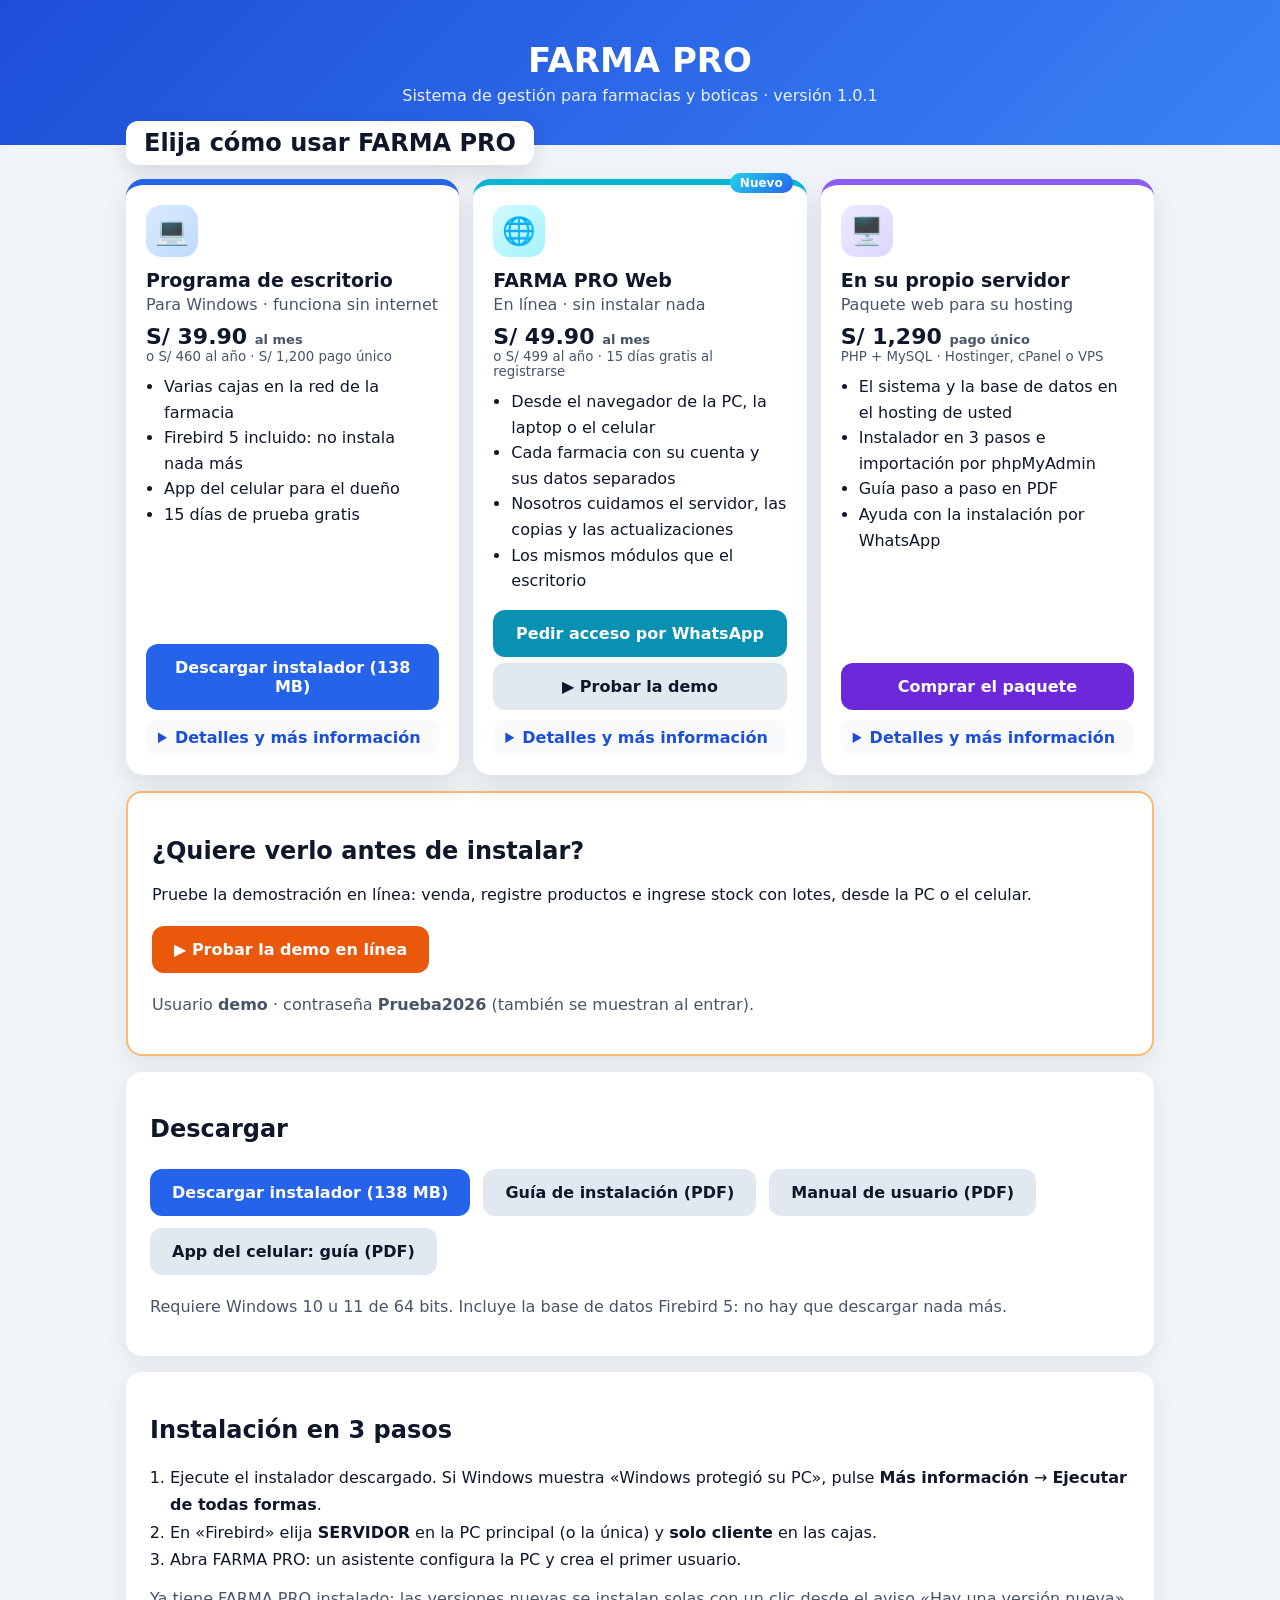
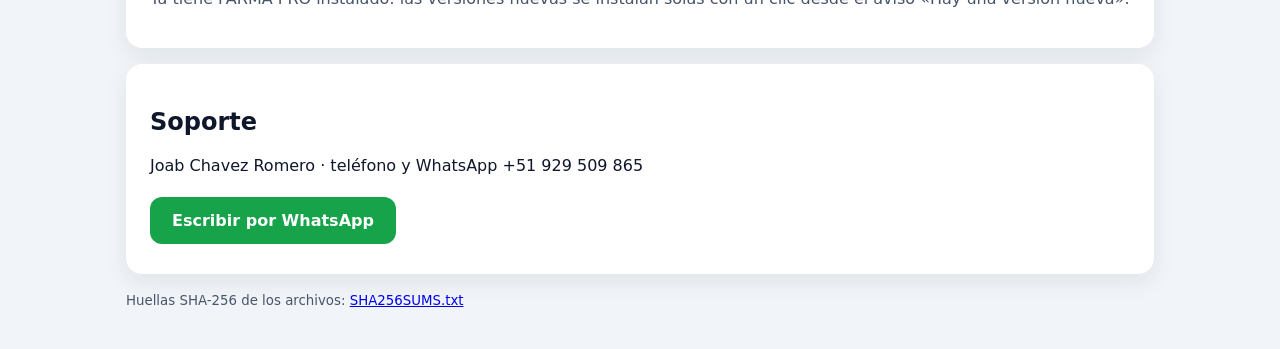
<file: index.html>
<!doctype html>
<html lang="es"><head><meta charset="utf-8"><meta name="viewport" content="width=device-width, initial-scale=1">
<title>FARMA PRO - Descargas</title>
<style>
:root { --azul:#1D4ED8; --azul2:#2563EB; --fondo:#F1F5F9; --texto:#0F172A; --gris:#475569; }
* { box-sizing:border-box; }
body { margin:0; font-family:"Segoe UI",system-ui,sans-serif; background:var(--fondo); color:var(--texto); }
header { background:linear-gradient(135deg,var(--azul),#3B82F6); color:#fff; padding:40px 16px; text-align:center; }
header h1 { margin:0 0 6px; font-size:34px; } header p { margin:0; opacity:.9; }
main { max-width:1060px; margin:-24px auto 40px; padding:0 16px; }
.card { background:#fff; border-radius:16px; padding:24px; box-shadow:0 8px 24px rgba(15,23,42,.08); margin-bottom:16px; }
.btn { display:inline-block; background:var(--azul2); color:#fff; text-decoration:none; padding:14px 22px;
       border-radius:12px; font-weight:700; margin:6px 8px 6px 0; }
.btn.sec { background:#E2E8F0; color:var(--texto); }
.btn.wa { background:#16A34A; }
ol { padding-left:20px; line-height:1.7; } small, .muted { color:var(--gris); }
code { background:#F1F5F9; padding:2px 6px; border-radius:6px; }
</style></head><body>
<header><h1>FARMA PRO</h1><p>Sistema de gestión para farmacias y boticas · versión 1.0.1</p></header>
<main>
<!-- opciones:inicio -->
<style>
.opciones { display:grid; grid-template-columns:repeat(3,1fr); gap:14px; margin-bottom:16px; }
.opc { background:#fff; border-radius:18px; padding:20px; box-shadow:0 10px 26px rgba(15,23,42,.10); display:flex; flex-direction:column;
        border-top:6px solid #2563EB; position:relative; }
.opc.web { border-top-color:#06B6D4; } .opc.srv { border-top-color:#8B5CF6; }
.opc .ico { width:52px; height:52px; border-radius:15px; display:grid; place-items:center; font-size:27px;
             background:linear-gradient(135deg,#DBEAFE,#BFDBFE); }
.opc.web .ico { background:linear-gradient(135deg,#CFFAFE,#A5F3FC); } .opc.srv .ico { background:linear-gradient(135deg,#EDE9FE,#DDD6FE); }
.opc h3 { margin:12px 0 4px; font-size:19px; } .opc .lema { color:#475569; margin:0 0 10px; }
.opc .precio { font-size:22px; font-weight:800; color:#0F172A; } .opc .precio small { font-size:13px; font-weight:600; color:#475569; }
.opc ul { padding-left:18px; line-height:1.6; margin:10px 0; flex:1; }
.opc .btn { text-align:center; margin:6px 0 0; display:block; } .opc.web .btn { background:#0891B2; } .opc.srv .btn { background:#6D28D9; }
.opc .btn.sec { background:#E2E8F0; color:#0F172A; }
.opc details { margin-top:10px; background:#F8FAFC; border-radius:10px; padding:8px 12px; }
.opc summary { cursor:pointer; font-weight:700; color:#1D4ED8; } .opc details p { margin:8px 0; color:#475569; }
.opc .etq { position:absolute; top:-12px; right:14px; background:linear-gradient(135deg,#22D3EE,#2563EB); color:#fff; font-size:12px;
             font-weight:800; padding:3px 10px; border-radius:10px; }
@media (max-width:820px) { .opciones { grid-template-columns:1fr; } }
</style>
<h2 style="display:inline-block;margin:0 0 14px;background:#fff;padding:8px 18px;border-radius:12px;box-shadow:0 8px 20px rgba(15,23,42,.12)">Elija cómo usar FARMA PRO</h2>
<div class="opciones">
  <div class="opc"><div class="ico">💻</div><h3>Programa de escritorio</h3><p class="lema">Para Windows · funciona sin internet</p>
    <div class="precio">S/ 39.90 <small>al mes</small></div>
    <small class="muted">o S/ 460 al año · S/ 1,200 pago único</small>
    <ul><li>Varias cajas en la red de la farmacia</li><li>Firebird 5 incluido: no instala nada más</li><li>App del celular para el dueño</li>
      <li>15 días de prueba gratis</li></ul>
    <a class="btn" href="https://github.com/jcramigofiel20-collab/farma-pro-descargas/releases/latest/download/FARMA_PRO_Instalador.exe">Descargar instalador (138 MB)</a>
    <details><summary>Detalles y más información</summary><p>Requiere Windows 10 u 11 de 64 bits. La PC principal guarda la base de datos
      y las cajas se conectan a ella por la red. Incluye ventas, caja, lotes y vencimientos, compras, reportes, comprobantes
      electrónicos, promociones, sorteos y copias de seguridad automáticas.</p>
      <p><a href="https://github.com/jcramigofiel20-collab/farma-pro-descargas/releases/latest/download/Guia_de_instalacion_FARMA_PRO.pdf">Guía de instalación (PDF)</a> · <a href="https://github.com/jcramigofiel20-collab/farma-pro-descargas/releases/latest/download/Manual_de_usuario_FARMA_PRO.pdf">Manual de usuario (PDF)</a></p></details></div>
  <div class="opc web"><span class="etq">Nuevo</span><div class="ico">🌐</div><h3>FARMA PRO Web</h3><p class="lema">En línea · sin instalar nada</p>
    <div class="precio">S/ 49.90 <small>al mes</small></div>
    <small class="muted">o S/ 499 al año · 15 días gratis al registrarse</small>
    <ul><li>Desde el navegador de la PC, la laptop o el celular</li><li>Cada farmacia con su cuenta y sus datos separados</li>
      <li>Nosotros cuidamos el servidor, las copias y las actualizaciones</li><li>Los mismos módulos que el escritorio</li></ul>
    <a class="btn" href="https://wa.me/51929509865?text=Hola%2C%20quiero%20usar%20FARMA%20PRO%20Web%20%28en%20l%C3%ADnea%29.">Pedir acceso por WhatsApp</a><a class="btn sec" href="https://jcramigofiel20-collab.github.io/farma-pro-descargas/demo/">▶ Probar la demo</a>
    <details><summary>Detalles y más información</summary><p>Ideal si tiene una botica y quiere revisar su negocio desde cualquier
      lugar: solo necesita internet. Punto de venta con efectivo, tarjeta, Yape y Plin, lotes con vencimiento, caja con arqueo,
      compras, clientes, reportes en Excel y PDF, usuarios con roles y licencia por WhatsApp.</p>
      <p><a href="https://jcramigofiel20-collab.github.io/farma-pro-descargas/web/Guia_FARMA_PRO_Web.pdf">Cómo funciona FARMA PRO Web (PDF)</a></p></details></div>
  <div class="opc srv"><div class="ico">🖥️</div><h3>En su propio servidor</h3><p class="lema">Paquete web para su hosting</p>
    <div class="precio">S/ 1,290 <small>pago único</small></div>
    <small class="muted">PHP + MySQL · Hostinger, cPanel o VPS</small>
    <ul><li>El sistema y la base de datos en el hosting de usted</li><li>Instalador en 3 pasos e importación por phpMyAdmin</li>
      <li>Guía paso a paso en PDF</li><li>Ayuda con la instalación por WhatsApp</li></ul>
    <a class="btn" href="https://wa.me/51929509865?text=Hola%2C%20quiero%20comprar%20el%20paquete%20de%20FARMA%20PRO%20Web%20para%20instalarlo%20en%20mi%20propio%20servidor.">Comprar el paquete</a>
    <details><summary>Detalles y más información</summary><p>Para empresas o cadenas que prefieren tener sus datos en su propio servidor
      o dominio. Incluye los archivos del sistema, la base de datos (farma_web.sql) y la licencia de pago único.</p>
      <p><a href="https://jcramigofiel20-collab.github.io/farma-pro-descargas/web/Guia_FARMA_PRO_Web_servidor_propio.pdf">Ver la guía de instalación en servidor propio (PDF)</a></p></details></div>
</div>
<!-- opciones:fin -->
<div class="card" style="border:2px solid #FDBA74"><h2>¿Quiere verlo antes de instalar?</h2>
<p>Pruebe la demostración en línea: venda, registre productos e ingrese stock con lotes, desde la PC o el celular.</p>
<a class="btn" style="background:#EA580C" href="https://jcramigofiel20-collab.github.io/farma-pro-descargas/demo/">▶ Probar la demo en línea</a>
<p class="muted">Usuario <b>demo</b> · contraseña <b>Prueba2026</b> (también se muestran al entrar).</p></div>
<div class="card"><h2>Descargar</h2>
<a class="btn" href="https://github.com/jcramigofiel20-collab/farma-pro-descargas/releases/latest/download/FARMA_PRO_Instalador.exe">Descargar instalador (138 MB)</a>
<a class="btn sec" href="https://github.com/jcramigofiel20-collab/farma-pro-descargas/releases/latest/download/Guia_de_instalacion_FARMA_PRO.pdf">Guía de instalación (PDF)</a>
<a class="btn sec" href="https://github.com/jcramigofiel20-collab/farma-pro-descargas/releases/latest/download/Manual_de_usuario_FARMA_PRO.pdf">Manual de usuario (PDF)</a>
<a class="btn sec" href="https://github.com/jcramigofiel20-collab/farma-pro-descargas/releases/latest/download/Guia_app_celular_FARMA_PRO.pdf">App del celular: guía (PDF)</a>
<p class="muted">Requiere Windows 10 u 11 de 64 bits. Incluye la base de datos Firebird 5: no hay que descargar
nada más.</p></div>
<div class="card"><h2>Instalación en 3 pasos</h2><ol>
<li>Ejecute el instalador descargado. Si Windows muestra «Windows protegió su PC», pulse
<b>Más información</b> → <b>Ejecutar de todas formas</b>.</li>
<li>En «Firebird» elija <b>SERVIDOR</b> en la PC principal (o la única) y <b>solo cliente</b> en las cajas.</li>
<li>Abra FARMA PRO: un asistente configura la PC y crea el primer usuario.</li></ol>
<p class="muted">Ya tiene FARMA PRO instalado: las versiones nuevas se instalan solas con un clic desde el aviso
«Hay una versión nueva».</p></div>
<div class="card"><h2>Soporte</h2><p>Joab Chavez Romero · teléfono y WhatsApp +51 929 509 865</p>
<a class="btn wa" href="https://wa.me/51929509865">Escribir por WhatsApp</a></div>
<p class="muted"><small>Huellas SHA-256 de los archivos: <a href="https://github.com/jcramigofiel20-collab/farma-pro-descargas/releases/latest/download/SHA256SUMS.txt">SHA256SUMS.txt</a></small></p>
</main></body></html>
</file>
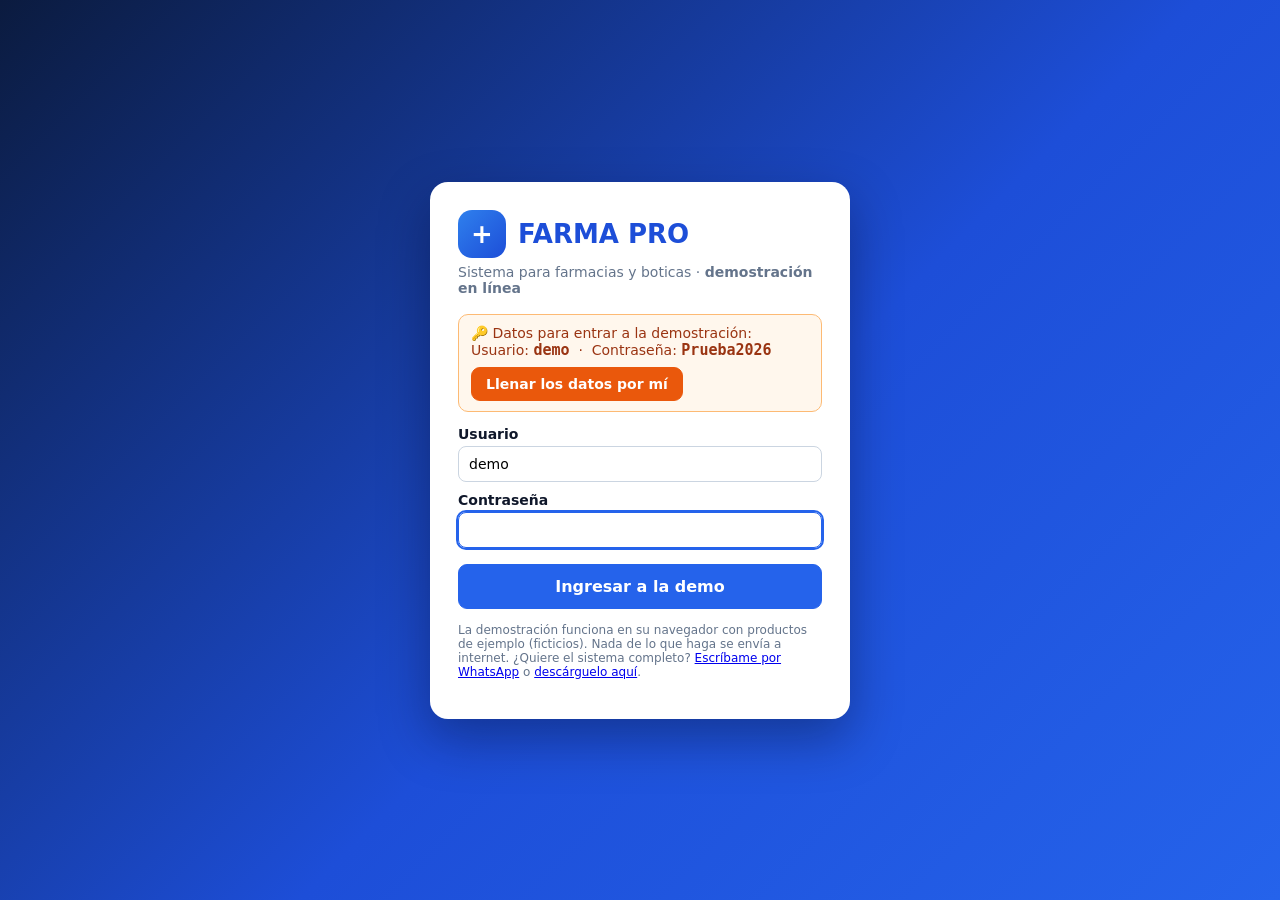
<file: demo/index.html>
<!doctype html>
<html lang="es">
<head>
  <meta charset="utf-8">
  <meta name="viewport" content="width=device-width, initial-scale=1">
  <title>FARMA PRO — Demo en línea</title>
  <meta name="description" content="Pruebe gratis FARMA PRO, el sistema para farmacias y boticas del Perú: ventas, productos, lotes y vencimientos, caja.">
  <link rel="icon" href="data:image/svg+xml,<svg xmlns='http://www.w3.org/2000/svg' viewBox='0 0 64 64'><rect width='64' height='64' rx='16' fill='%232563EB'/><text x='32' y='45' font-size='40' text-anchor='middle' fill='white' font-family='Arial' font-weight='bold'>+</text></svg>">
  <link rel="stylesheet" href="styles.css">
</head>
<body>
  <!-- Ingreso -->
  <section id="login" class="login hidden">
    <div class="login-card">
      <div class="brand"><div class="logo">+</div><h1>FARMA PRO</h1></div>
      <p class="tag">Sistema para farmacias y boticas · <b>demostración en línea</b></p>
      <div class="demo-creds">
        🔑 Datos para entrar a la demostración:<br>
        Usuario: <b>demo</b> &nbsp;·&nbsp; Contraseña: <b>Prueba2026</b>
        <div style="margin-top:8px"><button type="button" class="btn orange" id="fill">Llenar los datos por mí</button></div>
      </div>
      <form id="login-form" autocomplete="off">
        <label for="u">Usuario</label><input id="u" autocomplete="off">
        <label for="p">Contraseña</label><input id="p" type="password" autocomplete="off">
        <div id="login-error" class="error hidden"></div>
        <button class="btn primary block big" type="submit">Ingresar a la demo</button>
      </form>
      <p class="small muted" style="margin-top:14px">La demostración funciona en su navegador con productos de ejemplo
        (ficticios). Nada de lo que haga se envía a internet. ¿Quiere el sistema completo?
        <a href="https://wa.me/51929509865?text=Hola%2C%20quiero%20informaci%C3%B3n%20de%20FARMA%20PRO" target="_blank" rel="noopener">Escríbame por WhatsApp</a>
        o <a href="https://jcramigofiel20-collab.github.io/farma-pro-descargas/">descárguelo aquí</a>.</p>
    </div>
  </section>

  <!-- Sistema -->
  <div id="app" class="app hidden">
    <aside class="sidebar">
      <div class="brand"><div class="logo">+</div><div><h1>FARMA PRO</h1><small>Demostración en línea</small></div></div>
      <nav id="nav" class="nav"></nav>
      <div class="foot">Soporte: Joab Chavez Romero<br>WhatsApp +51 929 509 865</div>
    </aside>
    <div class="main">
      <div class="demo-bar">
        <b>🧪 MODO DEMOSTRACIÓN</b><span>Datos de ejemplo, solo en su navegador.</span><span class="sp"></span>
        <button class="btn" id="reset">↺ Reiniciar demo</button>
        <button class="btn want" id="want">⭐ Quiero FARMA PRO</button>
      </div>
      <header class="header">
        <button class="btn menu-btn" id="menu" aria-label="Menú">☰</button>
        <div><div class="store">Botica Demostración</div><div class="meta">Sucursal principal · Caja 1</div></div>
        <span class="sp"></span>
        <span class="chip date" id="today"></span>
        <span class="chip">👤 demo (Administrador)</span>
        <button class="btn" id="logout">Salir</button>
      </header>
      <main id="view" class="content"></main>
    </div>
  </div>
  <script src="app.js"></script>
</body>
</html>
</file>
<file: demo/styles.css>
/* FARMA PRO — demostración web. Mismo estilo que el programa de escritorio (azul, menú marino, tarjetas de color). */
:root {
  --primary: #2563EB; --primary-dark: #1D4ED8; --primary-soft: #EAF1FE; --navy: #0B1B3F; --navy2: #0A1430;
  --bg: #F3F6FB; --surface: #FFFFFF; --border: #E2E8F0; --text: #0F172A; --muted: #64748B;
  --green: #16A34A; --green-soft: #DCFCE7; --amber: #B45309; --amber-soft: #FEF3C7; --red: #B91C1C;
  --red-soft: #FEE2E2; --purple: #7C3AED; --orange: #EA580C; --radius: 12px;
}
* { box-sizing: border-box; }
html, body { margin: 0; height: 100%; }
body { font-family: "Segoe UI", system-ui, -apple-system, Roboto, sans-serif; background: var(--bg); color: var(--text);
  font-size: 14px; overflow-x: hidden; }
button, input, select { font: inherit; }
.hidden { display: none !important; }

/* ---------- Ingreso ---------- */
.login { min-height: 100%; display: flex; align-items: center; justify-content: center; padding: 20px 16px;
  background: linear-gradient(135deg, var(--navy), var(--primary-dark) 55%, var(--primary)); }
.login-card { background: var(--surface); border-radius: 18px; padding: 28px; width: 100%; max-width: 420px;
  box-shadow: 0 20px 50px rgba(2, 6, 23, .35); }
.brand { display: flex; align-items: center; gap: 12px; margin-bottom: 6px; }
.brand .logo { width: 48px; height: 48px; border-radius: 14px; background: linear-gradient(135deg, #2F80ED, #1D4ED8);
  display: grid; place-items: center; color: #fff; font-size: 26px; font-weight: 800; }
.brand h1 { margin: 0; font-size: 26px; color: var(--primary-dark); }
.login .tag { color: var(--muted); margin: 0 0 18px; }
.demo-creds { background: #FFF7ED; border: 1px solid #FDBA74; border-radius: 10px; padding: 10px 12px; margin-bottom: 14px;
  color: #9A3412; }
.demo-creds b { font-family: Consolas, monospace; font-size: 15px; }
label { display: block; font-weight: 600; margin: 10px 0 4px; }
input, select { width: 100%; padding: 9px 10px; border: 1px solid #CBD5E1; border-radius: 8px; background: #fff; }
input:focus, select:focus { outline: 2px solid var(--primary); border-color: var(--primary); }
.btn { display: inline-flex; align-items: center; justify-content: center; gap: 6px; border: 1px solid var(--border);
  background: var(--surface); color: var(--text); border-radius: 9px; padding: 8px 14px; cursor: pointer; font-weight: 600;
  text-decoration: none; }
.btn:hover { border-color: var(--primary); background: var(--primary-soft); }
.btn.primary { background: var(--primary); color: #fff; border-color: var(--primary); }
.btn.primary:hover { background: var(--primary-dark); }
.btn.green { background: var(--green); color: #fff; border-color: var(--green); }
.btn.green:hover { background: #15803D; }
.btn.orange { background: var(--orange); color: #fff; border-color: var(--orange); }
.btn.soft { background: var(--primary-soft); color: var(--primary-dark); border-color: #BFD3F8; }
.btn.danger { color: var(--red); border-color: #FCA5A5; }
.btn.block { width: 100%; padding: 11px; margin-top: 16px; }
.btn.big { padding: 12px 18px; font-size: 16px; }
.btn:disabled { opacity: .5; cursor: not-allowed; }
.error { color: var(--red); font-weight: 600; margin-top: 8px; }
.muted { color: var(--muted); }
.small { font-size: 12px; }

/* ---------- Estructura ---------- */
.app { display: flex; min-height: 100%; }
.sidebar { width: 236px; flex: none; background: linear-gradient(180deg, var(--navy), var(--navy2)); color: #D3DCEE;
  display: flex; flex-direction: column; position: sticky; top: 0; height: 100vh; }
.sidebar .brand { padding: 16px 16px 14px; border-bottom: 1px solid rgba(255,255,255,.08); margin: 0; }
.sidebar .brand .logo { width: 40px; height: 40px; background: #fff; color: var(--primary); font-size: 22px; }
.sidebar .brand h1 { color: #fff; font-size: 19px; }
.sidebar .brand small { color: #93A4C8; font-size: 11px; display: block; }
.nav { flex: 1; overflow-y: auto; padding: 8px 0; }
.nav a { display: flex; align-items: center; gap: 10px; color: #D3DCEE; text-decoration: none; padding: 9px 14px;
  margin: 1px 10px; border-radius: 10px; }
.nav a:hover { background: rgba(255,255,255,.08); color: #fff; }
.nav a.active { background: linear-gradient(90deg, var(--primary), var(--primary-dark)); color: #fff; font-weight: 700; }
.nav a.locked { color: #64748B; }
.nav a.locked::after { content: "🔒"; margin-left: auto; font-size: 11px; }
.nav .sep { color: #7D8FB8; font-size: 11px; font-weight: 700; padding: 12px 22px 4px; }
.sidebar .foot { padding: 12px 16px; border-top: 1px solid rgba(255,255,255,.08); font-size: 11px; color: #93A4C8; }
.main { flex: 1; min-width: 0; display: flex; flex-direction: column; }
.demo-bar { background: linear-gradient(90deg, #FBA22B, #EA6A0A); color: #fff; padding: 8px 18px; display: flex;
  align-items: center; gap: 10px; flex-wrap: wrap; }
.demo-bar b { white-space: nowrap; }
.demo-bar .sp { flex: 1; }
.demo-bar .btn { background: rgba(255,255,255,.18); color: #fff; border-color: rgba(255,255,255,.5); padding: 5px 12px; }
.demo-bar .btn.want { background: #fff; color: #C2410C; }
.header { background: var(--surface); border-bottom: 1px solid var(--border); padding: 12px 22px; display: flex;
  align-items: center; gap: 12px; }
.header .store { font-weight: 700; font-size: 15px; }
.header .meta { color: var(--muted); font-size: 12px; }
.header .sp { flex: 1; }
.chip { background: var(--primary-soft); color: var(--primary-dark); border-radius: 18px; padding: 6px 12px; font-weight: 600;
  font-size: 12px; white-space: nowrap; }
.content { padding: 20px 22px 40px; }
.menu-btn { display: none; }

/* ---------- Encabezado de pantalla ---------- */
.page-head { display: flex; align-items: center; gap: 14px; margin-bottom: 16px; flex-wrap: wrap; }
.badge-ic { width: 50px; height: 50px; border-radius: 15px; display: grid; place-items: center; font-size: 24px;
  color: #fff; flex: none; }
.page-head h2 { margin: 0; font-size: 23px; }
.page-head p { margin: 2px 0 0; color: var(--muted); }
.page-head .actions { margin-left: auto; display: flex; gap: 8px; flex-wrap: wrap; }
.g-blue { background: linear-gradient(135deg, #2F80ED, #1D4ED8); } .g-green { background: linear-gradient(135deg, #22C55E, #0F9F6E); }
.g-purple { background: linear-gradient(135deg, #8B5CF6, #6D28D9); } .g-orange { background: linear-gradient(135deg, #FBA22B, #EA6A0A); }
.g-teal { background: linear-gradient(135deg, #14B8A6, #0F766E); } .g-red { background: linear-gradient(135deg, #F05252, #C81E1E); }

/* ---------- Tarjetas ---------- */
.kpis { display: grid; grid-template-columns: repeat(4, 1fr); gap: 14px; margin-bottom: 16px; }
.kpi { border-radius: 14px; padding: 16px; color: #fff; box-shadow: 0 8px 20px rgba(15,23,42,.10); }
.kpi .t { font-size: 13px; opacity: .95; } .kpi .v { font-size: 26px; font-weight: 800; margin: 4px 0; }
.kpi .n { font-size: 12px; opacity: .9; }
.tiles { display: grid; grid-template-columns: repeat(auto-fit, minmax(170px, 1fr)); gap: 12px; margin-bottom: 14px; }
.tile { background: var(--surface); border: 1px solid var(--border); border-left: 4px solid var(--primary); border-radius: 12px;
  padding: 10px 14px; }
.tile .t { color: var(--muted); font-size: 12px; font-weight: 600; } .tile .v { font-size: 20px; font-weight: 800; }
.tile.green { border-left-color: var(--green); } .tile.green .v { color: #15803D; }
.tile.amber { border-left-color: #F59E0B; } .tile.amber .v { color: var(--amber); }
.tile.red { border-left-color: #F05252; } .tile.red .v { color: var(--red); }
.tile.purple { border-left-color: #8B5CF6; } .tile.purple .v { color: #6D28D9; }
.panel { background: var(--surface); border: 1px solid var(--border); border-radius: 14px; padding: 16px; margin-bottom: 14px; }
.panel h3 { margin: 0 0 10px; font-size: 15px; display: flex; align-items: center; gap: 8px; }
.grid2 { display: grid; grid-template-columns: 1.6fr 1fr; gap: 14px; }
.grid2 > *, .pos > * { min-width: 0; }
.page-head > div:nth-child(2) { flex: 1; min-width: 200px; }

/* ---------- Gráfico de barras ---------- */
.bars { display: flex; align-items: flex-end; gap: 10px; height: 170px; padding-top: 18px; }
.bar { flex: 1; display: flex; flex-direction: column; align-items: center; justify-content: flex-end; height: 100%; }
.bar .col { width: 70%; max-width: 44px; background: linear-gradient(180deg, #3B82F6, #1D4ED8); border-radius: 6px 6px 0 0;
  min-height: 2px; }
.bar .val { font-size: 11px; font-weight: 700; margin-bottom: 4px; } .bar .lab { font-size: 11px; color: var(--muted); margin-top: 6px; }

/* ---------- Tablas ---------- */
.table-wrap { overflow-x: auto; background: var(--surface); border: 1px solid var(--border); border-radius: 12px; }
table { width: 100%; border-collapse: collapse; }
th { background: #EEF4FF; color: #1E3A8A; text-align: left; padding: 10px; font-size: 13px; border-bottom: 2px solid #BFD3F8;
  white-space: nowrap; }
td { padding: 9px 10px; border-bottom: 1px solid #F1F5F9; vertical-align: middle; }
tr:hover td { background: #F8FBFF; }
td.r, th.r { text-align: right; white-space: nowrap; }
.result > b { white-space: nowrap; }
.empty { text-align: center; color: #94A3B8; padding: 28px; }
.pill { display: inline-block; padding: 3px 10px; border-radius: 12px; font-size: 12px; font-weight: 700; }
.pill.ok { background: var(--green-soft); color: #15803D; } .pill.warn { background: var(--amber-soft); color: var(--amber); }
.pill.bad { background: var(--red-soft); color: var(--red); } .pill.info { background: #DBEAFE; color: var(--primary-dark); }
.toolbar { display: flex; gap: 8px; margin-bottom: 12px; flex-wrap: wrap; align-items: center; }
.toolbar input, .toolbar select { width: auto; flex: 1; min-width: 160px; }

/* ---------- Punto de venta ---------- */
.pos { display: grid; grid-template-columns: 1fr 320px; gap: 14px; }
.results { max-height: 230px; overflow-y: auto; margin-top: 6px; }
.result { display: flex; justify-content: space-between; align-items: center; gap: 8px; padding: 9px 10px;
  border: 1px solid var(--border); border-radius: 10px; margin-bottom: 6px; background: #fff; cursor: pointer; }
.result:hover { border-color: var(--primary); background: var(--primary-soft); }
.qty { display: inline-flex; align-items: center; gap: 4px; }
.qty button { width: 28px; height: 28px; border-radius: 8px; border: 1px solid var(--border); background: #fff; cursor: pointer;
  font-weight: 800; }
.total-box { background: linear-gradient(135deg, #2F80ED, #1D4ED8); color: #fff; border-radius: 14px; padding: 16px;
  display: flex; justify-content: space-between; align-items: center; }
.total-box .v { font-size: 30px; font-weight: 800; }
.pay-tiles { display: grid; grid-template-columns: repeat(3, 1fr); gap: 6px; }
.pay-tiles button { border: 1px solid var(--border); background: #fff; border-radius: 10px; padding: 10px 4px; cursor: pointer;
  font-weight: 600; font-size: 12px; }
.pay-tiles button.sel { background: var(--primary-soft); border: 2px solid var(--primary); color: var(--primary-dark); }

/* ---------- Ventanas ---------- */
.modal-bg { position: fixed; inset: 0; background: rgba(15,23,42,.55); display: flex; align-items: center; justify-content: center;
  padding: 16px; z-index: 50; }
.modal { background: #fff; border-radius: 16px; width: 100%; max-width: 560px; max-height: 92vh; overflow-y: auto; padding: 22px;
  box-shadow: 0 20px 60px rgba(0,0,0,.3); }
.modal h3 { margin: 0 0 10px; }
.modal .row { display: grid; grid-template-columns: 1fr 1fr; gap: 10px; }
.modal .foot { display: flex; justify-content: flex-end; gap: 8px; margin-top: 18px; flex-wrap: wrap; }
.ticket { font-family: Consolas, monospace; font-size: 13px; background: #FAFAFA; border: 1px dashed #CBD5E1; padding: 14px;
  border-radius: 8px; white-space: pre-wrap; }
.promo { background: linear-gradient(135deg, var(--navy), var(--primary-dark)); color: #fff; border-radius: 16px; padding: 20px; }
.promo h3 { color: #fff; font-size: 19px; }
.promo ul { margin: 8px 0 14px; padding-left: 20px; line-height: 1.7; }
.promo .btn { margin: 4px 6px 4px 0; }
.toast { position: fixed; bottom: 20px; left: 50%; transform: translateX(-50%); background: #0F172A; color: #fff;
  padding: 10px 18px; border-radius: 10px; z-index: 60; box-shadow: 0 8px 20px rgba(0,0,0,.25); }

/* ---------- Celular ---------- */
@media (max-width: 900px) {
  .sidebar { position: fixed; left: -260px; z-index: 40; transition: left .2s; }
  .sidebar.open { left: 0; }
  .menu-btn { display: inline-flex; }
  .kpis { grid-template-columns: repeat(2, 1fr); }
  .grid2, .pos { grid-template-columns: 1fr; }
  .header .chip { display: none; }
  .header { padding: 10px 16px; gap: 10px; }
  .header .store { font-size: 14px; white-space: nowrap; }
  .demo-bar { padding: 8px 16px; font-size: 13px; }
  .demo-bar > span:not(.sp) { display: none; }
  .bar .lab { font-size: 10px; white-space: nowrap; }
  .bars { gap: 4px; }
  .page-head .actions { margin-left: 0; }
  .page-head > div:nth-child(2) { min-width: 0; }
  .badge-ic { width: 42px; height: 42px; font-size: 20px; }
  .page-head h2 { font-size: 20px; }
  .result { align-items: flex-start; }
  td, th { padding: 8px 6px; }
  .toast { width: max-content; max-width: calc(100% - 32px); }
  .content { padding: 14px 16px 40px; }
  .modal .row { grid-template-columns: 1fr; }
}
</file>
